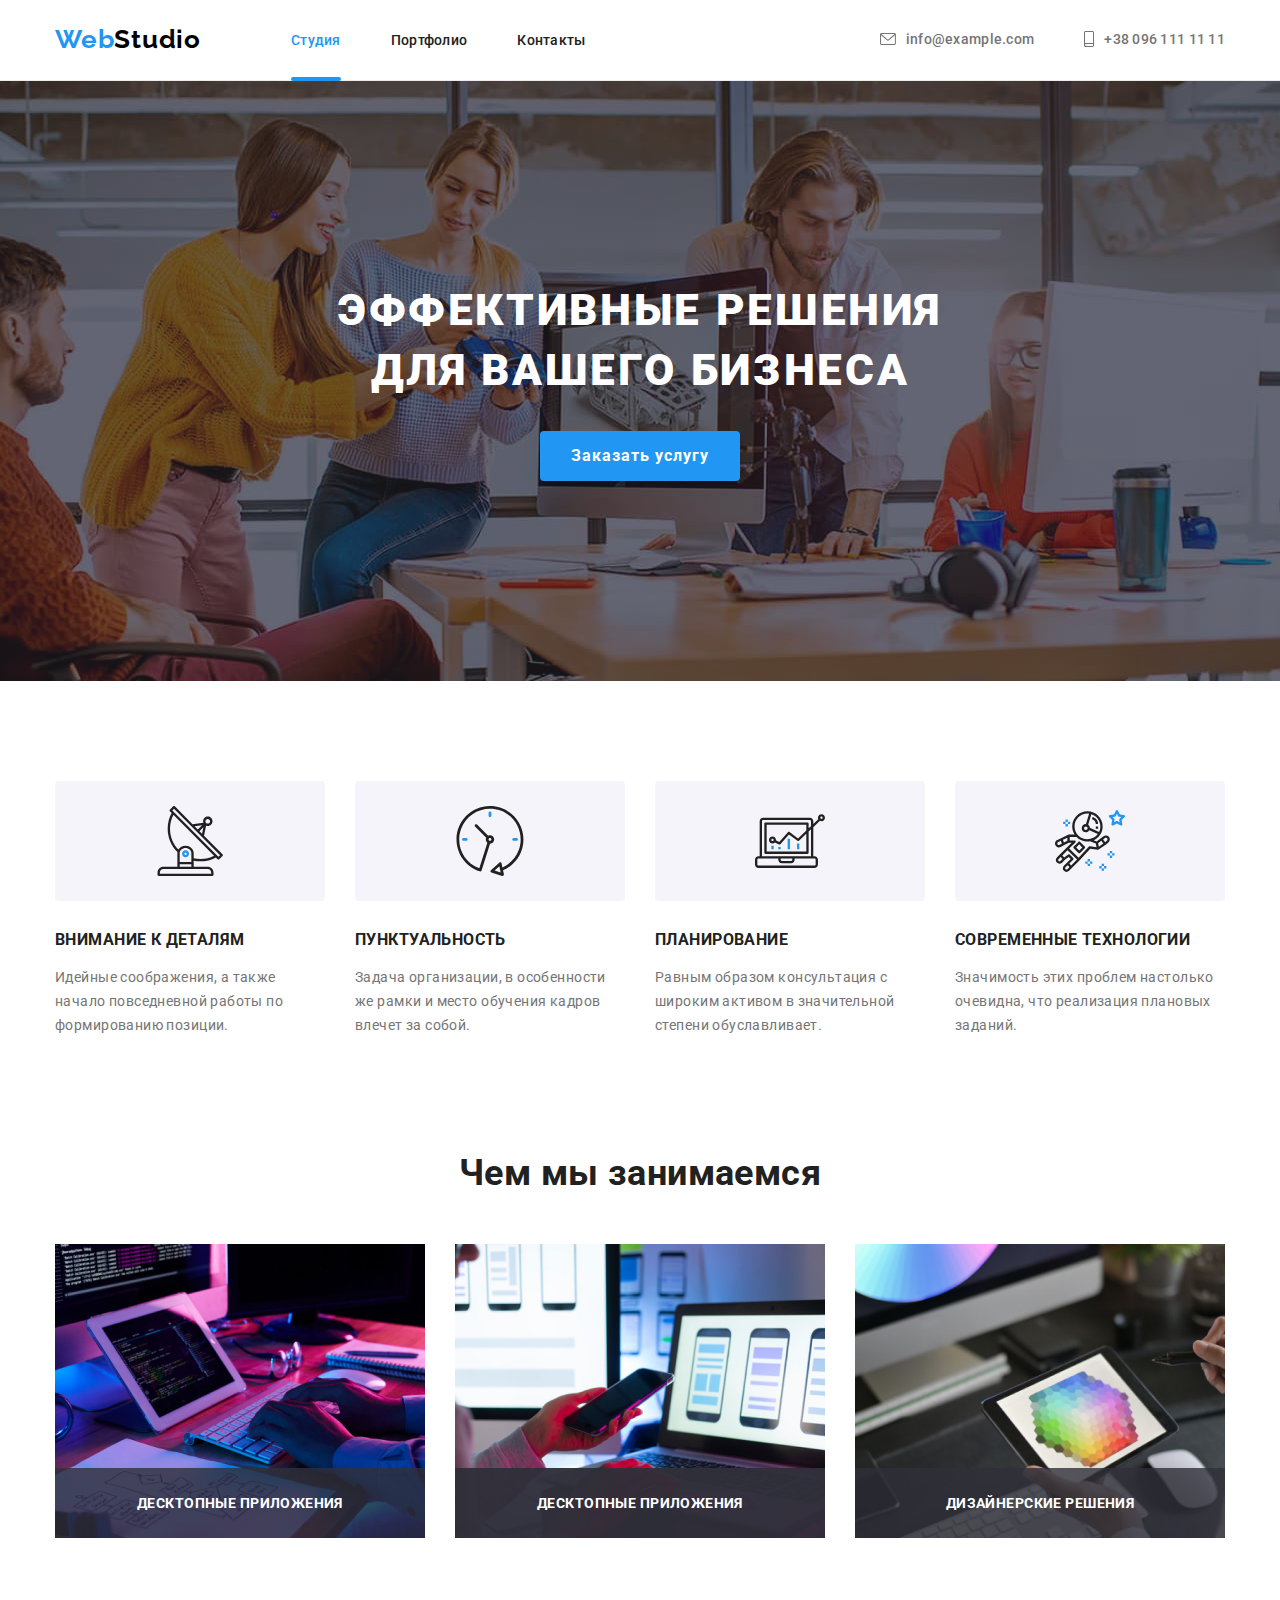
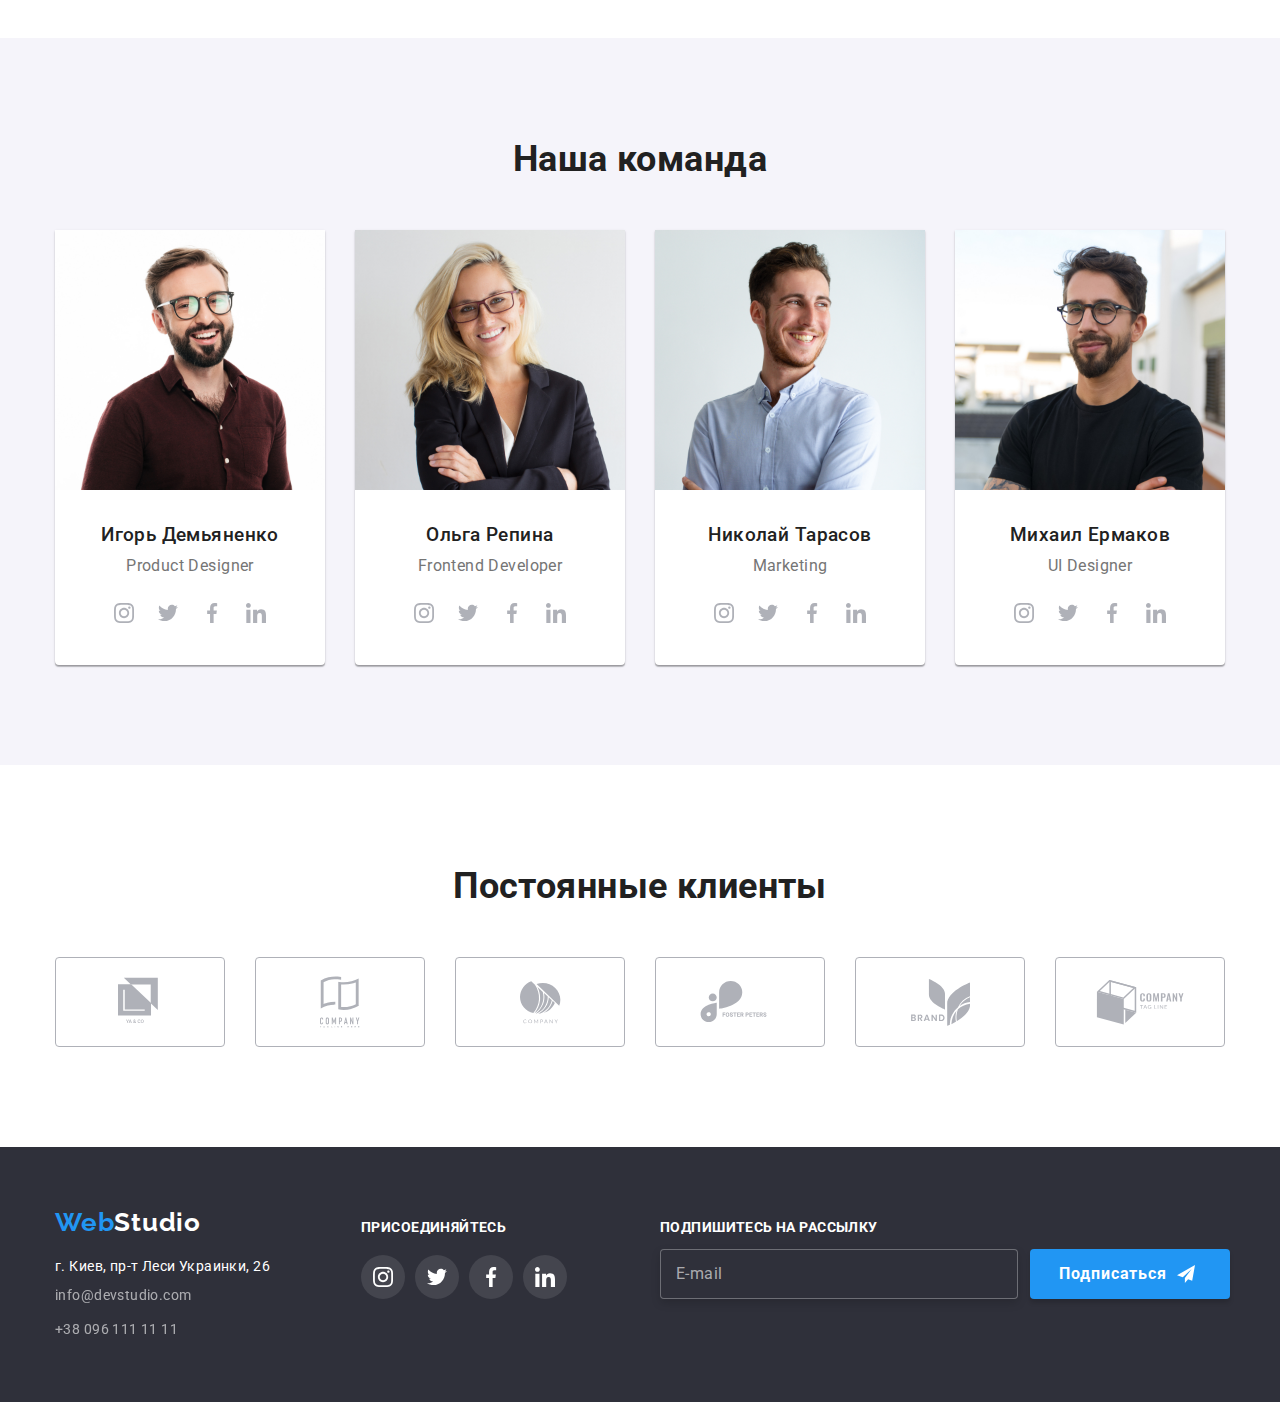
<file: index.html>
<!DOCTYPE html>
<html lang="ru">
  <head>
    <meta charset="UTF-8" />
    <meta name="viewport" content="width=device-width, initial-scale=1.0" />
    <title>ДЗ6</title>
    <link rel="stylesheet" href="./css/normalize.css" />
    <link rel="preconnect" href="https://fonts.gstatic.com" />
    <link
      href="https://fonts.googleapis.com/css2?family=Raleway:wght@700&family=Roboto:wght@400;500;700;900&display=swap"
      rel="stylesheet"
    />
    <link rel="stylesheet" href="./css/style.css" />
  </head>
  <body>
    <!-- Шапка сайта -->
    <header class="navigation">
      <div class="container main-nav">
        <a href="./index.html" class="logo"
          ><span class="logo-color">Web</span>Studio</a
        >
        <nav>
          <ul class="list-no-style site-nav">
            <li class="item">
              <a href="./index.html" class="current navigation">Студия</a>
            </li>
            <li class="item">
              <a href="./portfolio.html" class="navigation">Портфолио</a>
            </li>
            <li class="item"><a href="#" class="navigation">Контакты</a></li>
          </ul>
        </nav>
        <ul class="list-no-style address-nav">
          <li class="item">
            <a
              href="mailto:info@example.com"
              class="navigation"
              aria-label="Отправить"
              ><svg class="icon" width="16" height="12">
                <use href="./img/symbol-defs.svg#icon-envelope"></use>
              </svg>
              info@example.com</a
            >
          </li>
          <li class="item">
            <a
              href="tel:+380991111111"
              class="navigation"
              aria-label="Позвонить"
              ><svg class="icon" width="10" height="16">
                <use href="./img/symbol-defs.svg#icon-smartphone"></use>
              </svg>
              +38 096 111 11 11</a
            >
          </li>
        </ul>
      </div>
      <hr />
    </header>
    <!-- /Шапка сайта -->
    <main>
      <!-- Лозунг сайта -->
      <section class="hero">
        <h1 class="hero-title">Эффективные решения для вашего бизнеса</h1>
        <a href="#" class="button" data-modal-open>Заказать услугу</a>
      </section>
      <!-- /Лозунг сайта -->
      <!-- About -->
      <section>
        <div class="container">
          <ul class="list-no-style about-flex">
            <li class="about-item">
              <div class="about-icon-bg">
                <svg width="70" height="70">
                  <use href="./img/symbol-defs.svg#icon-Group"></use>
                </svg>
              </div>
              <h3 class="about-title">Внимание к деталям</h3>
              <p class="about-text">
                Идейные соображения, а также начало повседневной работы по
                формированию позиции.
              </p>
            </li>
            <li class="about-item">
              <div class="about-icon-bg">
                <svg width="70" height="70">
                  <use href="./img/symbol-defs.svg#icon-clock"></use>
                </svg>
              </div>
              <h3 class="about-title">Пунктуальность</h3>
              <p class="about-text">
                Задача организации, в особенности же рамки и место обучения
                кадров влечет за собой.
              </p>
            </li>
            <li class="about-item">
              <div class="about-icon-bg">
                <svg width="70" height="70">
                  <use href="./img/symbol-defs.svg#icon-diagram"></use>
                </svg>
              </div>
              <h3 class="about-title">Планирование</h3>
              <p class="about-text">
                Равным образом консультация с широким активом в значительной
                степени обуславливает.
              </p>
            </li>
            <li class="about-item">
              <div class="about-icon-bg">
                <svg width="70" height="70">
                  <use href="./img/symbol-defs.svg#icon-astronaut"></use>
                </svg>
              </div>
              <h3 class="about-title">Современные технологии</h3>
              <p class="about-text">
                Значимость этих проблем настолько очевидна, что реализация
                плановых заданий.
              </p>
            </li>
          </ul>
        </div>
      </section>
      <!-- /About -->
      <!-- Деятельность -->
      <section class="work">
        <div class="container">
          <h2 class="work-title">Чем мы занимаемся</h2>
          <ul class="list-no-style work-flex">
            <li class="work-item">
              <img src="./img/typing.jpg" alt="печатет на клаве" />
              <div class="description">Десктопные приложения</div>
            </li>
            <li class="work-item">
              <img
                src="./img/mobila-noyt.jpg"
                alt="Мобильный"
                width="370"
                height="294"
              />
              <div class="description">
                <div class="description">Десктопные приложения</div>
              </div>
            </li>
            <li class="work-item">
              <img
                src="./img/tablet.jpg"
                alt="Планшет"
                width="370"
                height="294"
              />
              <div class="description">Дизайнерские решения</div>
            </li>
          </ul>
        </div>
      </section>
      <!-- /Деятельность -->
      <!-- Наша команда -->
      <section class="team">
        <div class="container">
          <h2 class="team-title">Наша команда</h2>
          <ul class="list-no-style flex-team">
            <li class="item-team">
              <img
                src="./img/igor.jpg"
                alt="Фото Игорь Демьяненко"
                width="270"
                height="260"
              />
              <h3 class="team-name">Игорь Демьяненко</h3>
              <p class="profession">Product Designer</p>
              <ul class="team-icon-flex">
                <li class="list-no-style">
                  <a href="#" class="icon-bg" aria-label="instagram"
                    ><svg class="icon-team">
                      <use href="./img/symbol-defs.svg#icon-instagram"></use>
                    </svg>
                  </a>
                </li>
                <li class="list-no-style">
                  <a href="#" class="icon-bg"
                    ><svg class="icon-team">
                      <use href="./img/symbol-defs.svg#icon-twitter-1"></use>
                    </svg>
                  </a>
                </li>
                <li class="list-no-style">
                  <a href="#" class="icon-bg"
                    ><svg class="icon-team">
                      <use href="./img/symbol-defs.svg#icon-facebook"></use>
                    </svg>
                  </a>
                </li>
                <li class="list-no-style">
                  <a href="#" class="icon-bg"
                    ><svg class="icon-team">
                      <use href="./img/symbol-defs.svg#icon-linkedin"></use>
                    </svg>
                  </a>
                </li>
              </ul>
            </li>
            <li class="item-team">
              <img
                src="./img/olga.jpg"
                alt="Фото Ольга Репина"
                width="270"
                height="260"
              />
              <h3 class="team-name">Ольга Репина</h3>
              <p class="profession">Frontend Developer</p>
              <ul class="team-icon-flex">
                <li class="list-no-style">
                  <a href="#" class="icon-bg" aria-label="instagram"
                    ><svg class="icon-team">
                      <use href="./img/symbol-defs.svg#icon-instagram"></use>
                    </svg>
                  </a>
                </li>
                <li class="list-no-style">
                  <a href="#" class="icon-bg"
                    ><svg class="icon-team">
                      <use href="./img/symbol-defs.svg#icon-twitter-1"></use>
                    </svg>
                  </a>
                </li>
                <li class="list-no-style">
                  <a href="#" class="icon-bg"
                    ><svg class="icon-team">
                      <use href="./img/symbol-defs.svg#icon-facebook"></use>
                    </svg>
                  </a>
                </li>
                <li class="list-no-style">
                  <a href="#" class="icon-bg"
                    ><svg class="icon-team">
                      <use href="./img/symbol-defs.svg#icon-linkedin"></use>
                    </svg>
                  </a>
                </li>
              </ul>
            </li>
            <li class="item-team">
              <img
                src="./img/nik.jpg"
                alt="Фото Николай Тарасов"
                width="270"
                height="260"
              />
              <h3 class="team-name">Николай Тарасов</h3>
              <p class="profession">Marketing</p>
              <ul class="team-icon-flex">
                <li class="list-no-style">
                  <a href="#" class="icon-bg" aria-label="instagram"
                    ><svg class="icon-team">
                      <use href="./img/symbol-defs.svg#icon-instagram"></use>
                    </svg>
                  </a>
                </li>
                <li class="list-no-style">
                  <a href="#" class="icon-bg"
                    ><svg class="icon-team">
                      <use href="./img/symbol-defs.svg#icon-twitter-1"></use>
                    </svg>
                  </a>
                </li>
                <li class="list-no-style">
                  <a href="#" class="icon-bg"
                    ><svg class="icon-team">
                      <use href="./img/symbol-defs.svg#icon-facebook"></use>
                    </svg>
                  </a>
                </li>
                <li class="list-no-style">
                  <a href="#" class="icon-bg"
                    ><svg class="icon-team">
                      <use href="./img/symbol-defs.svg#icon-linkedin"></use>
                    </svg>
                  </a>
                </li>
              </ul>
            </li>
            <li class="item-team">
              <img
                src="./img/misha.jpg"
                alt="Фото Михаил Ермаков"
                width="270"
                height="260"
              />
              <h3 class="team-name">Михаил Ермаков</h3>
              <p class="profession">UI Designer</p>
              <ul class="team-icon-flex">
                <li class="list-no-style">
                  <a href="#" class="icon-bg" aria-label="instagram"
                    ><svg class="icon-team">
                      <use href="./img/symbol-defs.svg#icon-instagram"></use>
                    </svg>
                  </a>
                </li>
                <li class="list-no-style">
                  <a href="#" class="icon-bg" aria-label="twitter"
                    ><svg class="icon-team">
                      <use href="./img/symbol-defs.svg#icon-twitter-1"></use>
                    </svg>
                  </a>
                </li>
                <li class="list-no-style">
                  <a href="#" class="icon-bg" aria-label="facebook"
                    ><svg class="icon-team">
                      <use href="./img/symbol-defs.svg#icon-facebook"></use>
                    </svg>
                  </a>
                </li>
                <li class="list-no-style">
                  <a href="#" class="icon-bg" aria-label="linkedin"
                    ><svg class="icon-team">
                      <use href="./img/symbol-defs.svg#icon-linkedin"></use>
                    </svg>
                  </a>
                </li>
              </ul>
            </li>
          </ul>
        </div>
      </section>
      <!-- /Наша команда -->
      <!-- Постоянные клиенты -->
      <section>
        <div class="container">
          <h2 class="team-title">Постоянные клиенты</h2>
          <ul class="clients-flex">
            <li class="list-no-style clients">
              <a href="#" class="clients-item">
                <svg class="icon-clients" width="44" height="50">
                  <use href="./img/symbol-defs.svg#icon-logo-1"></use>
                </svg>
              </a>
            </li>
            <li class="list-no-style clients">
              <a href="#" class="clients-item">
                <svg class="icon-clients" width="40" height="52">
                  <use href="./img/symbol-defs.svg#icon-logo-2"></use>
                </svg>
              </a>
            </li>
            <li class="list-no-style clients">
              <a href="#" class="clients-item">
                <svg class="icon-clients" width="41" height="43">
                  <use href="./img/symbol-defs.svg#icon-logo-3"></use>
                </svg>
              </a>
            </li>
            <li class="list-no-style clients">
              <a href="#" class="clients-item">
                <svg class="icon-clients" width="80" height="42">
                  <use href="./img/symbol-defs.svg#icon-logo-4"></use>
                </svg>
              </a>
            </li>
            <li class="list-no-style clients">
              <a href="#" class="clients-item">
                <svg class="icon-clients" width="59" height="47">
                  <use href="./img/symbol-defs.svg#icon-logo-5"></use>
                </svg>
              </a>
            </li>
            <li class="list-no-style clients">
              <a href="#" class="clients-item">
                <svg class="icon-clients" width="89" height="45">
                  <use href="./img/symbol-defs.svg#icon-logo-6"></use>
                </svg>
              </a>
            </li>
          </ul>
        </div>
      </section>
      <!-- /Постоянные клиенты -->
    </main>
    <footer class="footer">
      <div class="container">
        <div class="footer-address">
          <a href="./index.html" class="logo"
            ><span class="logo-color">Web</span>Studio</a
          >
          <address class="address">
            <a href="#" class="map">г. Киев, пр-т Леси Украинки, 26 </a>
            <a href="mailto:info@devstudio.com" class="contacts"
              >info@devstudio.com</a
            >
            <a href="tel:+380961111111" class="contacts">+38 096 111 11 11</a>
          </address>
        </div>
        <div class="footer-join">
          <h3 class="join">присоединяйтесь</h3>
          <ul class="join-icon-flex">
            <li class="list-no-style">
              <a href="#" class="join-icon" aria-label="instagram"
                ><svg class="icon-team">
                  <use href="./img/symbol-defs.svg#icon-instagram"></use>
                </svg>
              </a>
            </li>
            <li class="list-no-style">
              <a href="#" class="join-icon"
                ><svg class="icon-team">
                  <use href="./img/symbol-defs.svg#icon-twitter-1"></use>
                </svg>
              </a>
            </li>
            <li class="list-no-style">
              <a href="#" class="join-icon"
                ><svg class="icon-team">
                  <use href="./img/symbol-defs.svg#icon-facebook"></use>
                </svg>
              </a>
            </li>
            <li class="list-no-style">
              <a href="#" class="join-icon"
                ><svg class="icon-team">
                  <use href="./img/symbol-defs.svg#icon-linkedin"></use>
                </svg>
              </a>
            </li>
          </ul>
        </div>
        <form name="subs-form" autocomplete="on">
          <h3 class="join">Подпишитесь на рассылку</h3>
          <div class="subs-form-flex">
            <label for="subs-email" class="subs-form-label">E-mail</label>
            <input type="email" name="email" id="subs-email" />
            <button type="submit" class="button">
              Подписаться
              <svg>
                <use href="./img/symbol-defs.svg#icon-send"></use>
              </svg>
            </button>
          </div>
        </form>
      </div>
    </footer>
    <div class="backdrop is-hidden" data-modal>
      <div class="modal">
        <button type="button" class="button-icon-close" data-modal-close>
          <svg class="icon-close">
            <use href="./img/symbol-defs.svg#icon-close"></use>
          </svg>
        </button>
        <h2 class="modal-title">Оставьте свои данные, мы вам перезвоним</h2>
        <form class="modal-form">
          <label class="form-label">
            Имя
            <div class="form-input-wrapper">
              <input type="text" name="name" class="form-input" />
              <svg class="modal-form-icon">
                <use href="./img/symbol-defs.svg#icon-person"></use>
              </svg>
            </div>
          </label>
          <div class="modal-form-wrapper">
            <label class="form-label">
              Телефон
              <div class="form-input-wrapper">
                <input type="tel" name="phone_number" class="form-input" />
                <svg class="modal-form-icon">
                  <use href="./img/symbol-defs.svg#icon-phone"></use>
                </svg>
              </div>
            </label>
          </div>
          <div class="modal-form-wrapper">
            <label class="form-label">
              Почта
              <div class="form-input-wrapper">
                <input type="email" name="email" class="form-input" />
                <svg class="modal-form-icon">
                  <use href="./img/symbol-defs.svg#icon-email"></use>
                </svg>
              </div>
            </label>
          </div>
          <label class="form-label">
            Комментарий
            <textarea
              class="form-textarea"
              name="feedback"
              placeholder="Введите текст"
            ></textarea>
          </label>
          <label class="chekbox">
            <input
              class="chekbox-input"
              type="checkbox"
              name="dogovor"
              value="accept"
              required
            />
            <svg class="modal-chekbox-icon">
              <use href="./img/symbol-defs.svg#icon-check"></use>
            </svg>
            <span class="modal-chekbox-text">
              Соглашаюсь с рассылкой и принимаю
              <a href="#" class="modal-chekbox-text-link">Условия договора</a>
            </span>
          </label>
          <button type="submit" class="button">Отправить</button>
        </form>
      </div>
    </div>
    <script src="./madal.js"></script>
  </body>
</html>
</file>
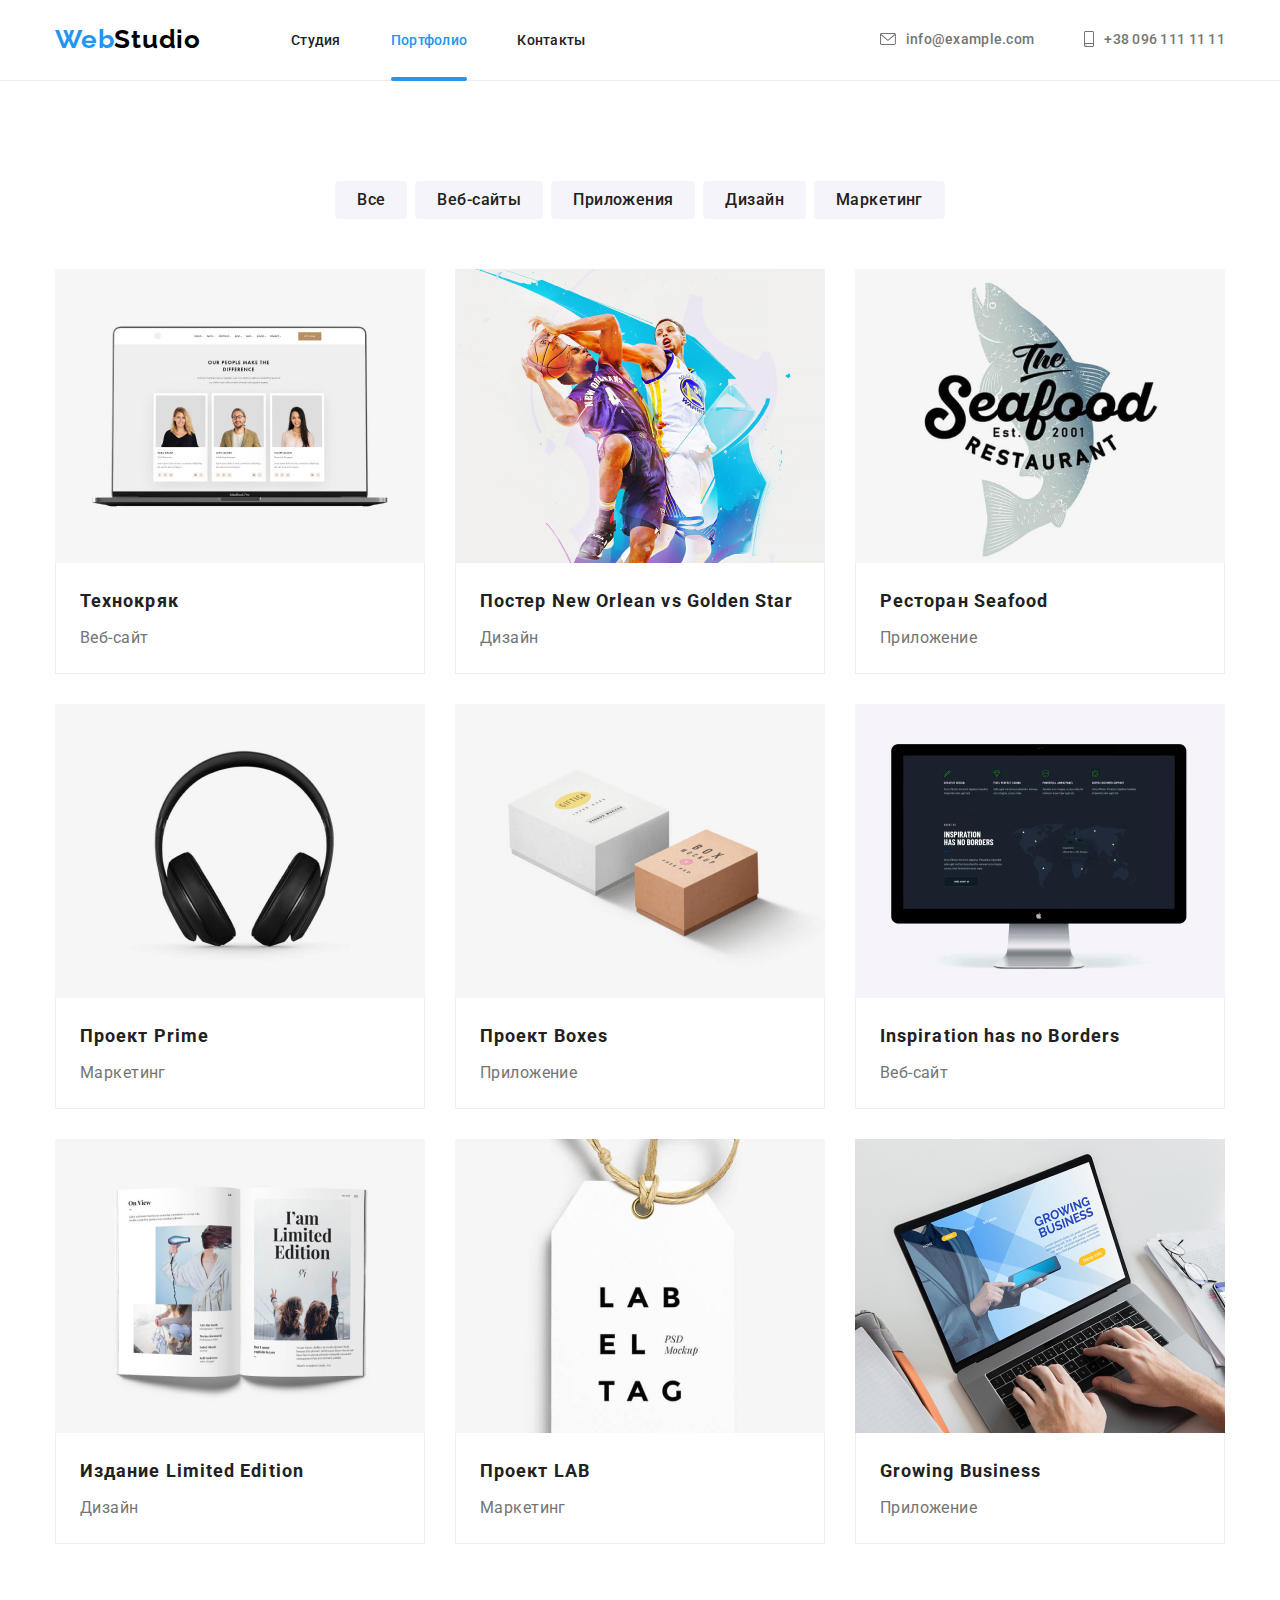
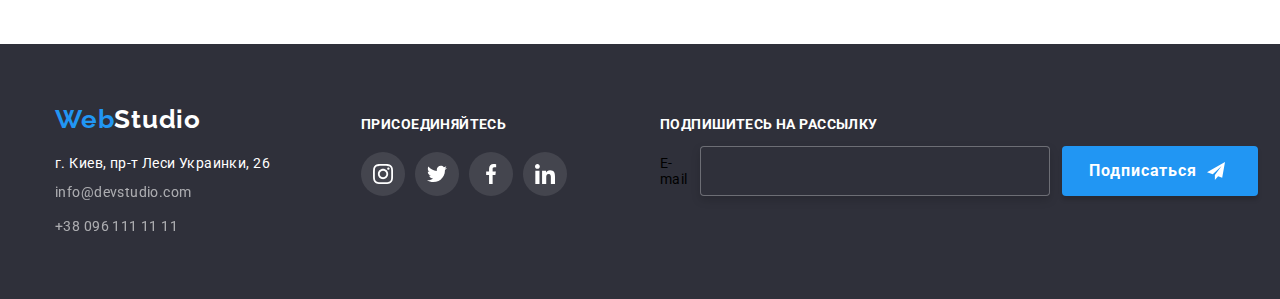
<file: portfolio.html>
<!DOCTYPE html>
<html lang="ru">
  <head>
    <meta charset="UTF-8" />
    <meta name="viewport" content="width=device-width, initial-scale=1.0" />
    <title>ДЗ6</title>
    <link rel="stylesheet" href="./css/normalize.css" />
    <link rel="preconnect" href="https://fonts.gstatic.com" />
    <link
      href="https://fonts.googleapis.com/css2?family=Raleway:wght@700&family=Roboto:wght@400;500;700;900&display=swap"
      rel="stylesheet"
    />
    <link rel="stylesheet" href="./css/style.css" />
  </head>
  <body>
    <!-- Шапка сайта -->
    <header class="navigation">
      <div class="container main-nav">
        <a href="./index.html" class="logo"
          ><span class="logo-color">Web</span>Studio</a
        >
        <nav>
          <ul class="list-no-style site-nav">
            <li class="item">
              <a href="./index.html" class="navigation">Студия</a>
            </li>
            <li class="item">
              <a href="./portfolio.html" class="navigation current"
                >Портфолио</a
              >
            </li>
            <li class="item"><a href="#" class="navigation">Контакты</a></li>
          </ul>
        </nav>
        <ul class="list-no-style address-nav">
          <li class="item">
            <a
              href="mailto:info@example.com"
              class="navigation"
              aria-label="Отправить"
              ><svg class="icon" width="16" height="12">
                <use href="./img/symbol-defs.svg#icon-envelope"></use>
              </svg>
              info@example.com</a
            >
          </li>
          <li class="item">
            <a
              href="tel:+380991111111"
              class="navigation"
              aria-label="Позвонить"
              ><svg class="icon" width="10" height="16">
                <use href="./img/symbol-defs.svg#icon-smartphone"></use>
              </svg>
              +38 096 111 11 11</a
            >
          </li>
        </ul>
      </div>
      <hr />
    </header>
    <!-- /Шапка сайта -->
    <main class="container">
      <nav>
        <ul class="list-no-style menu">
          <li class="menu-item"><a href="#" class="menu-list">Все</a></li>
          <li class="menu-item"><a href="#" class="menu-list">Веб-сайты</a></li>
          <li class="menu-item">
            <a href="#" class="menu-list">Приложения</a>
          </li>
          <li class="menu-item"><a href="#" class="menu-list">Дизайн</a></li>
          <li class="menu-item"><a href="#" class="menu-list">Маркетинг</a></li>
        </ul>
      </nav>
      <!-- Портфолио -->
      <section>
        <ul class="list-no-style flex-portfolio">
          <li class="item-portfolio">
            <a href="#">
              <div class="thumb-products">
                <img
                src="./img/portfolio/tehnokrayk.jpg"
                alt="Технокряк"
                width="370"
                height="294"
              />
              <p class="description-products">Технокряк это современная площадка распространения коронавируса. Компании используют эту платформу для цифрового шпионажа и атак на защищённые сервера конкурентов.</p>
              </div>
              <div class="item-portfolio-border">
                <h3 class="products-title">Технокряк</h3>
                <p class="products-text">Веб-сайт</p>
              </div>
            </a>
          </li>
          <li class="item-portfolio">
            <a href="#">
              <div class="thumb-products">
                <img
                  src="./img/portfolio/poster-orlean.jpg"
                  alt="Постер New Orlean vs Golden Star"
                  width="370"
                  height="294"
                />              
              <p class="description-products">Технокряк это современная площадка распространения коронавируса. Компании используют эту платформу для цифрового шпионажа и атак на защищённые сервера конкурентов.</p>
              </div>
              <div class="item-portfolio-border">
              <h3 class="products-title">Постер New Orlean vs Golden Star</h3>
              <p class="products-text">Дизайн</p>
            </a>
            </div>
          </li>
          <li class="item-portfolio">
            <a href="#">
              <div class="thumb-products">
              <img
                src="./img/portfolio/rest-seafood.jpg"
                alt="Ресторан Seafood"
                width="370"
                height="294"
              />
              <p class="description-products">Технокряк это современная площадка распространения коронавируса. Компании используют эту платформу для цифрового шпионажа и атак на защищённые сервера конкурентов.</p>
              </div>
              <div class="item-portfolio-border">
              <h3 class="products-title">Ресторан Seafood</h3>
              <p class="products-text">Приложение</p>
            </a>
            </div>
          </li>
          <li class="item-portfolio">
            <a href="#">
              <div class="thumb-products">
              <img
                src="./img/portfolio/project-prime.jpg"
                alt="Проект Prime"
                width="370"
                height="294"
              />              
              <p class="description-products">Технокряк это современная площадка распространения коронавируса. Компании используют эту платформу для цифрового шпионажа и атак на защищённые сервера конкурентов.</p>
              </div>
              <div class="item-portfolio-border">
              <h3 class="products-title">Проект Prime</h3>
              <p class="products-text">Маркетинг</p>
            </a>
            </div>
          </li>
          <li class="item-portfolio">
            <a href="#">
              <div class="thumb-products">
                <img
                  src="./img/portfolio/project-boxes.jpg"
                  alt="Проект Boxes"
                  width="370"
                  height="294"
                />
              <p class="description-products">Технокряк это современная площадка распространения коронавируса. Компании используют эту платформу для цифрового шпионажа и атак на защищённые сервера конкурентов.</p>
              </div>              
              <div class="item-portfolio-border">
              <h3 class="products-title">Проект Boxes</h3>
              <p class="products-text">Приложение</p>
            </a>
            </div>
          </li>
          <li class="item-portfolio">
            <a href="#">
              <div class="thumb-products">
              <img
                src="./img/portfolio/Inspiration-has-no-Borders.jpg"
                alt="Inspiration has no Borders"
                width="370"
                height="294"
              />
              <p class="description-products">Технокряк это современная площадка распространения коронавируса. Компании используют эту платформу для цифрового шпионажа и атак на защищённые сервера конкурентов.</p>
              </div>
              <div class="item-portfolio-border">
              <h3 class="products-title">Inspiration has no Borders</h3>
              <p class="products-text">Веб-сайт</p>
            </a>
            </div>
          </li>
          <li class="item-portfolio">
            <a href="#">
              <div class="thumb-products">
              <img
                src="./img/portfolio/book.jpg"
                alt="Издание Limited Edition"
                width="370"
                height="294"
              />
              <p class="description-products">Технокряк это современная площадка распространения коронавируса. Компании используют эту платформу для цифрового шпионажа и атак на защищённые сервера конкурентов.</p>
              </div>
              <div class="item-portfolio-border">
              <h3 class="products-title">Издание Limited Edition</h3>
              <p class="products-text">Дизайн</p>
            </a>
            </div>
          </li>
          <li class="item-portfolio">
            <a href="#">
              <div class="thumb-products">
              <img
                src="./img/portfolio/project-lab.jpg"
                alt="Проект LAB"
                width="370"
                height="294"
              />
              <p class="description-products">Технокряк это современная площадка распространения коронавируса. Компании используют эту платформу для цифрового шпионажа и атак на защищённые сервера конкурентов.</p>
              </div>
              <div class="item-portfolio-border">
              <h3 class="products-title">Проект LAB</h3>
              <p class="products-text">Маркетинг</p>
            </a>
            </div>
          </li>
          <li class="item-portfolio">
            <a href="#">
              <div class="thumb-products">
              <img
                src="./img/portfolio/Growing-Business.jpg"
                alt="Growing Business"
                width="370"
                height="294"
              />
              <p class="description-products">Технокряк это современная площадка распространения коронавируса. Компании используют эту платформу для цифрового шпионажа и атак на защищённые сервера конкурентов.</p>
              </div>
              <div class="item-portfolio-border">
              <h3 class="products-title">Growing Business</h3>
              <p class="products-text">Приложение</p>
            </a>
            </div>
          </li>
        </ul>
      </section>
      <!-- /Портфолио -->
    </main>
    <footer class="footer">
      <div class="container">
        <div class="footer-address">
          <a href="./index.html" class="logo"
            ><span class="logo-color">Web</span>Studio</a
          >
          <address class="address">
            <a href="#" class="map">г. Киев, пр-т Леси Украинки, 26 </a>
            <a href="mailto:info@devstudio.com" class="contacts"
              >info@devstudio.com</a
            >
            <a href="tel:+380961111111" class="contacts">+38 096 111 11 11</a>
          </address>
        </div>
        <div class="footer-join">
          <h3 class="join">присоединяйтесь</h3>
          <ul class="join-icon-flex">
            <li class="list-no-style">
              <a href="#" class="join-icon" aria-label="instagram"
                ><svg class="icon-team">
                  <use href="./img/symbol-defs.svg#icon-instagram"></use>
                </svg>
              </a>
            </li>
            <li class="list-no-style">
              <a href="#" class="join-icon"
                ><svg class="icon-team">
                  <use href="./img/symbol-defs.svg#icon-twitter-1"></use>
                </svg>
              </a>
            </li>
            <li class="list-no-style">
              <a href="#" class="join-icon"
                ><svg class="icon-team">
                  <use href="./img/symbol-defs.svg#icon-facebook"></use>
                </svg>
              </a>
            </li>
            <li class="list-no-style">
              <a href="#" class="join-icon"
                ><svg class="icon-team">
                  <use href="./img/symbol-defs.svg#icon-linkedin"></use>
                </svg>
              </a>
            </li>
          </ul>
        </div>
        <form name="subs-form" autocomplete="on">
          <h3 class="join">Подпишитесь на рассылку</h3>
          <div class="subs-form-flex">
            <label for="subs-email">E-mail</label>
            <input type="email" name="email" id="subs-email" />
            <button type="submit" class="button">
              Подписаться
              <svg>
                <use href="./img/symbol-defs.svg#icon-send"></use>
              </svg>
            </button>
          </div>
        </form>
      </div>
    </footer>

  </body>
</html>
</file>
<file: css/style.css>
/*=============Общие==============*/
:root {
  --primary-font-color: #757575;
  --fonts-accent-color: #212121;
  --hover-accent: #2196f3;
  --color-light: #ffffff;
  --color-logo: #000000;
  --color-background: #2f303a;
  --second-background: #f5f4fa;
  --color-border-portfolio: #eeeeee;
  --icon-color: #afb1b8;
  --transition-duration-function: 250ms cubic-bezier(0.4, 0, 0.2, 1);
}

body {
  font-family: "Roboto", sans-serif;
  font-style: normal;
  font-size: 14px;
  letter-spacing: 0.03em;
}

a {
  text-decoration: none;
}

.list-no-style {
  list-style: none;
  margin: 0;
  padding: 0;
}

*,
*::before,
*::after {
  box-sizing: border-box;
}
.container {
  max-width: 1200px;
  padding: 100px 15px;
  margin: auto;
}

/*=============/Общие==============*/

/*=============Header==============*/
.logo,
.logo:visited,
.logo:focus,
.logo:hover {
  font-family: Raleway;
  font-weight: bold;
  font-size: 26px;
  line-height: 1.192;
  letter-spacing: 0.03em;
  color: var(--color-logo);

  margin-right: 90px;
}

.logo-color {
  color: var(--hover-accent);
}

.navigation,
.navigation:visited {
  font-weight: 500;
  line-height: 1.1428;
  letter-spacing: 0.02em;
  color: var(--fonts-accent-color);

  transition: color var(--transition-duration-function);
}

.address-nav .navigation {
  display: flex;
  color: var(--primary-font-color);
  align-items: center;
}

.navigation:hover,
.navigation:focus,
.navigation.current {
  color: var(--hover-accent);

  position: relative;
}

.navigation.current::after {
  content: "";
  display: block;
  width: 100%;
  height: 4px;

  background: var(--hover-accent);
  border-radius: 2px;

  position: absolute;
  top: 45px;
}

.navigation .container {
  padding-top: 24px;
  padding-bottom: 25px;
}

.main-nav,
.site-nav,
.address-nav {
  display: flex;
  align-items: center;
}

.site-nav .item:not(:first-child) {
  margin-left: 50px;
}
.address-nav {
  margin-left: auto;
}
.address-nav .item:not(:first-child) {
  margin-left: 50px;
}

.icon {
  margin-right: 10px;
  fill: var(--primary-font-color);

  transition: fill var(--transition-duration-function);
}

.navigation:hover > .icon {
  fill: var(--hover-accent);
}
.navigation:focus > .icon {
  fill: var(--hover-accent);
}

hr {
  margin: 0;
  height: 1px;
  border: none;
  background-color: #ececec;
}

/*=============/Header==============*/

/*=============Лозунг==============*/
.hero {
  background: var(--color-background);
  text-align: center;
  min-height: 600px;
  /* min-width: 1600px; */
  padding-top: 200px;
  margin: 0 auto;

  background-image: linear-gradient(
      rgba(47, 48, 58, 0.4),
      rgba(47, 48, 58, 0.4)
    ),
    url("../img/background-img.jpg");
  background-repeat: no-repeat;
  background-position: center;
  background-size: cover;
}

.hero-title {
  margin: 0;
  font-weight: 900;
  font-size: 44px;
  line-height: 1.36;
  letter-spacing: 0.06em;
  text-transform: uppercase;
  color: var(--color-light);
  width: 696px;
  min-height: 120px;
  margin: auto;
}

.button,
.button:visited {
  font-weight: bold;
  font-size: 16px;
  line-height: 1.87;
  letter-spacing: 0.06em;
  color: var(--color-light);
  background-color: var(--hover-accent);
  box-shadow: 0px 4px 4px rgba(0, 0, 0, 0.15);
  border-radius: 4px;
  min-height: 50px;
  width: 200px;
  display: inline-block;
  box-sizing: border-box;
  padding-top: 10px;
  padding-bottom: 10px;
  margin-top: 30px;
}

/*=============/Лозунг==============*/

/*=============About==============*/
.about-title {
  font-weight: bold;
  line-height: 1.1428;
  text-transform: uppercase;
  color: var(--fonts-accent-color);
}

.about-text {
  line-height: 1.71;
  color: var(--primary-font-color);
}

.about-flex {
  display: flex;
}

.about-item {
  width: calc((100% - 90px) / 4);
  /*  высчитываем ширину элементов так, чтобы поместилось по 4шт в ряд +маржин 30px, для будущего расширения контента */
  margin-right: 30px;
}
.about-item:nth-child(4n) {
  margin-right: 0;
}

.about-icon-bg {
  height: 120px;
  background: #f5f4fa;
  border-radius: 4px;
  margin-bottom: 30px;

  display: flex;
  align-items: center;
  justify-content: center;
}

/*=============/About==============*/

/*=============Деятельность==============*/
.work .container {
  padding-top: 0;
}
.work-title {
  font-weight: bold;
  font-size: 36px;
  line-height: 1.1666;
  text-align: center;
  color: var(--fonts-accent-color);

  margin-top: 0;
  margin-bottom: 50px;
}

.work-flex {
  display: flex;
  justify-content: space-between;
}

.work-item {
  width: 370px;
  height: 294px;
  position: relative;
}

.description {
  font-weight: bold;
  line-height: 1.1428;
  text-align: center;
  padding-top: 27px;
  text-transform: uppercase;

  color: var(--color-light);
  background-color: rgba(47, 48, 58, 0.8);

  width: 370px;
  height: 70px;

  position: absolute;
  bottom: 0;
}

/*=============/Деятельность==============*/

/*=============Наша команда==============*/
.team-title {
  font-weight: bold;
  font-size: 36px;
  line-height: 1.1666;
  text-align: center;
  color: var(--fonts-accent-color);

  margin-top: 0;
  margin-bottom: 50px;
}
.team {
  background: var(--second-background);

  font-size: 16px;
  line-height: 1.1875;
}

.team-name {
  font-weight: 500;
  color: var(--fonts-accent-color);
  margin-top: 30px;
  margin-bottom: 10px;
  text-align: center;
}
.team .profession {
  color: var(--primary-font-color);
  margin: 0;
  margin-bottom: 16px;
  text-align: center;
}

.flex-team {
  display: flex;
}

.item-team:not(:last-child) {
  margin-right: 30px;
}
.item-team {
  background-color: var(--color-light);
  box-shadow: 0px 1px 3px rgba(0, 0, 0, 0.12), 0px 1px 1px rgba(0, 0, 0, 0.14),
    0px 2px 1px rgba(0, 0, 0, 0.2);
  border-radius: 0px 0px 4px 4px;
}

.team-icon-flex {
  display: flex;
  flex-direction: row;
  justify-content: center;
  padding: 0;
  margin-bottom: 30px;
}

.icon-bg {
  width: 44px;
  height: 44px;
  border-radius: 50%;

  display: flex;
  align-items: center;
  justify-content: center;

  transition: background-color var(--transition-duration-function);
}
.icon-bg:not(:last-child) {
  margin-right: 10px;
}

.icon-bg:hover,
.icon-bg:focus {
  background-color: var(--hover-accent);
}

.icon-team {
  fill: var(--icon-color);
  width: 20px;
  height: 20px;

  transition: fill var(--transition-duration-function);
}

.icon-bg:hover > .icon-team {
  fill: var(--color-light);
}

.icon-bg:focus > .icon-team {
  fill: var(--color-light);
}
/*=============/Наша команда==============*/

/*=============Постоянные клиенты==============*/

.clients-flex {
  display: flex;
  flex-direction: row;

  padding: 0;
  margin: 0;
}
.clients:not(:last-child) {
  margin-right: 30px;
}

.clients {
  width: 170px;
  height: 90px;
}

.icon-clients {
  fill: var(--icon-color);
  transition: var(--transition-duration-function);
}

.clients-item {
  border: 1px solid var(--icon-color);
  border-radius: 4px;
  height: 90px;
  display: flex;
  align-items: center;
  justify-content: center;

  transition: var(--transition-duration-function);
}

.clients-item:hover,
.clients-item:focus {
  border: 1px solid var(--hover-accent);
}
.clients-item:hover .icon-clients {
  fill: var(--hover-accent);
}
.clients-item:focus .icon-clients {
  fill: var(--hover-accent);
}
/*=============/Постоянные клиенты==============*/

/*=============/footer==============*/
.footer {
  background: var(--color-background);
}
.footer .logo {
  color: var(--color-light);
}
.address .map,
.address .map:visited,
.address .map:hover,
.address .map:focus {
  font-style: normal;
  color: var(--color-light);
}

.address .contacts,
.address .contacts:visited,
.address .contacts:hover,
.address .contacts:focus {
  font-style: normal;
  line-height: 1.71;
  color: var(--color-light);
  opacity: 0.6;
}

.footer .container {
  padding-top: 60px;
  padding-bottom: 60px;

  display: flex;
  flex-direction: row;
}
.address {
  display: flex;
  flex-direction: column;
  margin-top: 20px;
}
.contacts {
  margin-top: 10px;
}

.join {
  font-size: 14px;
  line-height: 1.1428;
  text-transform: uppercase;

  color: var(--color-light);

  margin-top: 12px;
}

.footer-join {
  margin-left: 70px;
  margin-right: 93px;
}

.join-icon-flex {
  display: flex;
  flex-direction: row;
  justify-content: center;
  padding: 0;
  margin-top: 20px;
  margin-bottom: 0;
}
.join-icon-flex .list-no-style:not(:last-child) {
  margin-right: 10px;
}
.list-no-style .join-icon {
  width: 44px;
  height: 44px;
  background: rgba(255, 255, 255, 0.1);
  border-radius: 50%;

  display: flex;
  align-items: center;
  justify-content: center;

  transition: var(--transition-duration-function);
}

.join-icon > .icon-team {
  fill: var(--color-light);
}

.list-no-style .join-icon:hover,
.list-no-style .join-icon:focus {
  background: var(--hover-accent);
}

.subs-form-flex .button {
  border: none;
  margin-top: 0;
  margin-left: 12px;
  height: 50px;

  display: flex;
  align-items: flex-end;
  justify-content: center;

  cursor: pointer;
}

.subs-form-flex {
  position: relative;
  display: flex;
  align-items: center;
}

.subs-form-flex .button svg {
  width: 24px;
  height: 24px;
  margin-left: 10px;
}

.subs-form-flex .subs-form-label {
  position: absolute;
  z-index: 1;
  left: 16px;

  font-size: 16px;
  line-height: 1.25;
  color: rgba(255, 255, 255, 0.6);
}

.subs-form-flex #subs-email {
  width: 358px;
  height: 50px;
  background: var(--color-background);
  border: 1px solid rgba(255, 255, 255, 0.3);
  box-sizing: border-box;
  filter: drop-shadow(0px 4px 4px rgba(0, 0, 0, 0.15));
  border-radius: 4px;

  padding-left: 65px;
  color: var(--color-light);
}

.subs-form-flex #subs-email:focus {
  outline: none;
}

.footer #subs-email:-webkit-autofill {
  box-shadow: 0 0 0 30px var(--color-background) inset;
  -webkit-text-fill-color: var(--color-light);
}

/*=============/footer==============*/

/*=============Modal==============*/

.backdrop {
  position: fixed;
  top: 0;
  left: 0;
  width: 100%;
  height: 100%;
  background-color: rgba(0, 0, 0, 0.2);

  opacity: 1;
}

.backdrop.is-hidden {
  opacity: 0;
  pointer-events: none;
  visibility: hidden;
}

.modal {
  position: absolute;
  top: 50%;
  left: 50%;

  width: 528px;
  min-height: 581px;
  background-color: var(--color-light);
  box-shadow: 0px 1px 3px rgba(0, 0, 0, 0.12), 0px 1px 1px rgba(0, 0, 0, 0.14),
    0px 2px 1px rgba(0, 0, 0, 0.2);
  border-radius: 4px;

  transform: translate(-50%, -50%) scale(0);
  transition: var(--transition-duration-function);

  padding: 40px;
}

.backdrop:not(.is-hidden) .modal {
  transform: translate(-50%, -50%) scale(1);
}

.button-icon-close {
  position: absolute;
  top: 8px;
  right: 8px;

  width: 30px;
  height: 30px;
  padding: 6px 6px 5px 5px;
  background-color: transparent;
  border: 1px solid rgba(0, 0, 0, 0.1);
  border-radius: 50%;
  cursor: pointer;
}

.icon-close {
  width: 18px;
  height: 18px;
}

.modal-title {
  font-size: 20px;
  line-height: 1.15;
  text-align: center;
  margin-top: 2px;
  margin-bottom: 12px;
}

.modal-form .form-input:not(.chekbox-input),
.modal-form .form-textarea {
  width: 100%;
  height: 40px;
  border: 1px solid rgba(33, 33, 33, 0.2);
  border-radius: 4px;
  padding-left: 42px;
}

.modal-form .form-label {
  display: block;
  margin-top: 10px;

  font-size: 12px;
  line-height: 1.166;
  letter-spacing: 0.01em;

  color: var(--primary-font-color);
}

.form-input-wrapper {
  position: relative;
  margin-top: 4px;
}
.modal-form-icon {
  position: absolute;
  top: 50%;
  left: 12px;
  transform: translateY(-50%);

  width: 18px;
  height: 18px;
}

.modal-form .form-input:focus ~ .modal-form-icon {
  fill: var(--hover-accent);
}

.modal-form .form-input:focus {
  border: 1px solid var(--hover-accent);
  outline: none;
}

.modal-form .form-textarea {
  height: 120px;
  padding: 12px 16px;
  margin-top: 4px;
  resize: none;
}
.modal-form .form-textarea:focus {
  border: 1px solid var(--hover-accent);
  outline: none;
}

.modal-form .chekbox {
  display: flex;
  align-items: center;
  justify-content: center;

  margin-bottom: 30px;

  font-size: 14px;
}

.chekbox .modal-chekbox-icon {
  margin-right: 8px;
  width: 16px;
  height: 15px;
  border: 2px solid black;
  border-radius: 2px;
  fill: none;
}

.chekbox-input:checked + .modal-chekbox-icon {
  border: none;
  fill: var(--color-light);
  background-color: var(--hover-accent);
}

.chekbox-input {
  width: 1px;
  height: 1px;
  margin: -1px;
  border: 0;
  padding: 0;

  white-space: nowrap;
  clip-path: inset(100%);
  clip: rect(0 0 0 0);
  overflow: hidden;
}

.modal-form .chekbox .modal-chekbox-text {
  line-height: 1.71;
  letter-spacing: 0.03em;
  color: var(--primary-font-color);
}

.modal .button {
  border: none;
  cursor: pointer;

  padding: 10px 55px;
}

.modal-form .button {
  display: block;
  margin-left: auto;
  margin-right: auto;
}

.modal-form .modal-chekbox-text-link {
  color: var(--hover-accent);
  text-decoration: underline;
}

/*=============/Modal==============*/

/*=============Portfolio.html==============*/
.menu {
  font-weight: 500;
  font-size: 16px;
  line-height: 1.62;

  display: flex;
  justify-content: center;

  margin-bottom: 50px;
}

.menu-list {
  color: var(--fonts-accent-color);
  background: var(--second-background);
  border-radius: 4px;
  padding: 6px 22px;
  display: block;
  height: 38px;

  transition: color var(--transition-duration-function),
    background-color var(--transition-duration-function);
}

.menu-item:not(:last-child) {
  margin-right: 8px;
}

.menu-list:hover,
.menu-list:focus {
  color: var(--color-light);
  background-color: var(--hover-accent);
  box-shadow: 0px 3px 1px rgba(0, 0, 0, 0.1), 0px 1px 2px rgba(0, 0, 0, 0.08),
    0px 2px 2px rgba(0, 0, 0, 0.12);
}
/* меню */

/* Продукты */
.products-title {
  font-weight: bold;
  font-size: 18px;
  line-height: 2;
  letter-spacing: 0.06em;
  color: var(--fonts-accent-color);

  margin-top: 0;
  margin-bottom: 0;
  margin-left: 24px;
  margin-right: 24px;
}

.products-text {
  font-size: 16px;
  line-height: 1.87;
  color: var(--primary-font-color);

  margin-top: 4px;
  margin-bottom: 20px;
  margin-left: 24px;
  margin-right: 24px;
}

.flex-portfolio {
  display: flex;
  flex-wrap: wrap;
}

.item-portfolio {
  width: calc((100% - 60px) / 3);
  /*  высчитываем ширину элементов так, чтобы поместилось по 3шт в ряд +маржин 30px, для будущего расширения контента */
  margin-right: 30px;
  margin-bottom: 30px;
}

.item-portfolio-border {
  padding-top: 20px;
  border-left: 1px solid var(--color-border-portfolio);
  border-right: 1px solid var(--color-border-portfolio);
  border-bottom: 1px solid var(--color-border-portfolio);
}

.item-portfolio img {
  display: block;
}

.item-portfolio:nth-child(3n) {
  margin-right: 0;
}
.item-portfolio:nth-last-child(-n + 3) {
  margin-bottom: 0;
}

.item-portfolio:hover {
  box-shadow: 0px 1px 1px rgba(0, 0, 0, 0.12), 0px 4px 4px rgba(0, 0, 0, 0.06),
    1px 4px 6px rgba(0, 0, 0, 0.16);
}

.description-products {
  margin: 0;
  width: 370px;
  height: 294px;
  padding: 63px 24px;

  font-size: 18px;
  line-height: 1.56;
  color: var(--color-light);

  background-color: rgba(33, 150, 243, 0.9);

  position: absolute;
  left: 0;
  bottom: -100%;

  transform: translateY(0);
  transition: transform var(--transition-duration-function);
}

.thumb-products {
  overflow: hidden;
  position: relative;
}

.item-portfolio:hover .description-products,
.item-portfolio a:focus .description-products {
  transform: translateY(-100%);
}

/*=============/Portfolio.html==============*/
</file>
